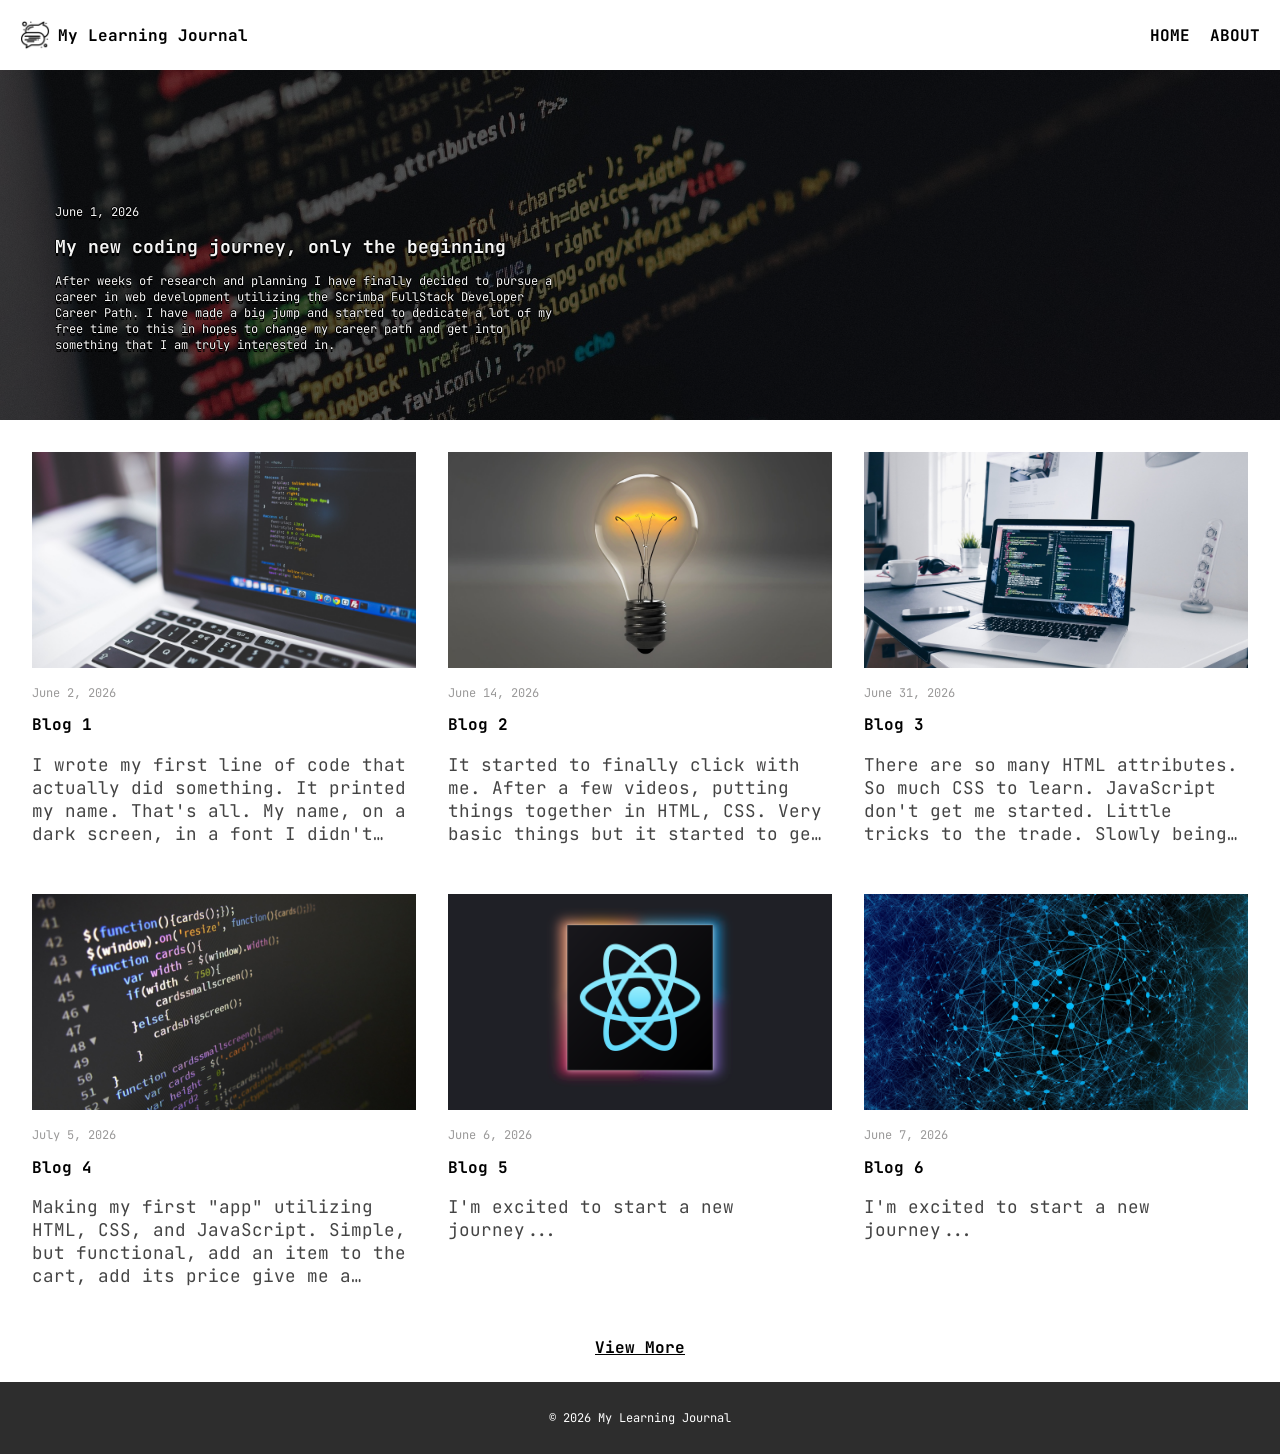
<file: index.html>
<!DOCTYPE html>

<html lang="en">
<head>
    <title>My Learning Journal</title>
    <link rel="stylesheet" href="css/style.css">
    <meta name="viewport" content="width=device-width, initial-scale=1.0">
    <link rel="preconnect" href="https://fonts.googleapis.com">
    <link rel="preconnect" href="https://fonts.gstatic.com" crossorigin>
    <link href="https://fonts.googleapis.com/css2?family=JetBrains+Mono:ital,wght@0,100..800;1,100..800&display=swap" rel="stylesheet">
</head>
<body>
<header>
    <a href="index.html" class="logo-link">
    <p><img src="./images/logo-icon.png" class="logo" alt="two text bubbles"> My Learning Journal</p>
    </a>
    <nav>
        <a href="index.html">Home</a>
        <a href="about.html">About</a>
    </nav>
</header>
<section class="hero">
    <img src="./images/hero-img.png" class="hero-img" alt="program showing code in the image">
    <div class="hero-text">
        <p>June 1, 2026</p>
        <h1>My new coding journey, only the beginning</h1>
        <p>
            After weeks of research and planning I have finally decided to pursue a career in web development utilizing
            the Scrimba FullStack Developer Career Path. I have made a big jump and started to dedicate a lot of my free
            time to this in hopes to change my career path and get into something that I am truly interested in.
        </p>
    </div>
</section>
<section class="recent-posts">
    <article class="article-card">
        <a href="post.html" class="article-link">
        <img src="./images/recent-posts-1.png" class="recent-posts-img" alt="">
        <p class="article-date">June 2, 2026</p>
        <h2>Blog 1</h2>
        <p class="article-text">
            I wrote my first line of code that actually did something.
            It printed my name. That's all. My name, on a dark screen, in a font I didn't choose.
            But this began a journey I did not know I would be so invested in. So much to learn and all the time to learn it.
        </p>
        </a>
    </article>
    <article class="article-card">
        <a href="post.html" class="article-link">
        <img src="./images/recent-posts-2.png" class="recent-posts-img" alt="">
        <p class="article-date">June 14, 2026</p>
        <h2>Blog 2</h2>
        <p class="article-text">
            It started to finally click with me. After a few videos, putting things together in HTML,
            CSS. Very basic things but it started to get me more and more invested. The more I created and manipulated something
            to my liking, fixing the structure. HTML + CSS and then all of a sudden JavaScript, I can make buttons actually do things,
            very basic things right now but wow am I enjoying it.</p>
        </a>
    </article>
    <article class="article-card">
        <a href="post.html" class="article-link">
        <img src="./images/recent-posts-3.png" class="recent-posts-img" alt="">
        <p class="article-date">June 31, 2026</p>
        <h2>Blog 3</h2>
        <p class="article-text">
            There are so many HTML attributes. So much CSS to learn. JavaScript don't get me started. Little tricks to the trade.
            Slowly being absorbed, callbacks, functions, rendering HTML in place, DOM manipulation. There is so much but no matter
            difficulty or time it takes to learn I want to learn it more and learn it all.
        </p>
        </a>
    </article>
    <article class="article-card">
        <a href="post.html" class="article-link">
        <img src="./images/recent-posts-4.png" class="recent-posts-img" alt="">
        <p class="article-date">July 5, 2026</p>
        <h2>Blog 4</h2>
        <p class="article-text">
            Making my first "app" utilizing HTML, CSS, and JavaScript. Simple, but functional, add an item to the cart, add its price
            give me a total, allow me at remove and add quantity, show me a payment modal. This is where it finally clicked. That I
            was in direct charge of this creation. If it didn't work as intended it was my problem, my code, now debug it.
        </p>
        </a>
    </article>
    <article class="article-card">
        <a href="post.html" class="article-link">
        <img src="./images/recent-posts-5.png" class="recent-posts-img" alt="">
        <p class="article-date">June 6, 2026</p>
        <h2>Blog 5</h2>
        <p class="article-text">I'm excited to start a new journey...</p>
        </a>
    </article>
    <article class="article-card">
        <a href="post.html" class="article-link">
        <img src="./images/recent-posts-6.png" class="recent-posts-img" alt="">
        <p class="article-date">June 7, 2026</p>
        <h2>Blog 6</h2>
        <p class="article-text">I'm excited to start a new journey...</p>
        </a>
    </article>
</section>
<div class="view-more">
    <a href="#">View More</a>
</div>

<footer>
    <p>&copy; 2026 My Learning Journal</p>
</footer>
</body>
</html>
</file>
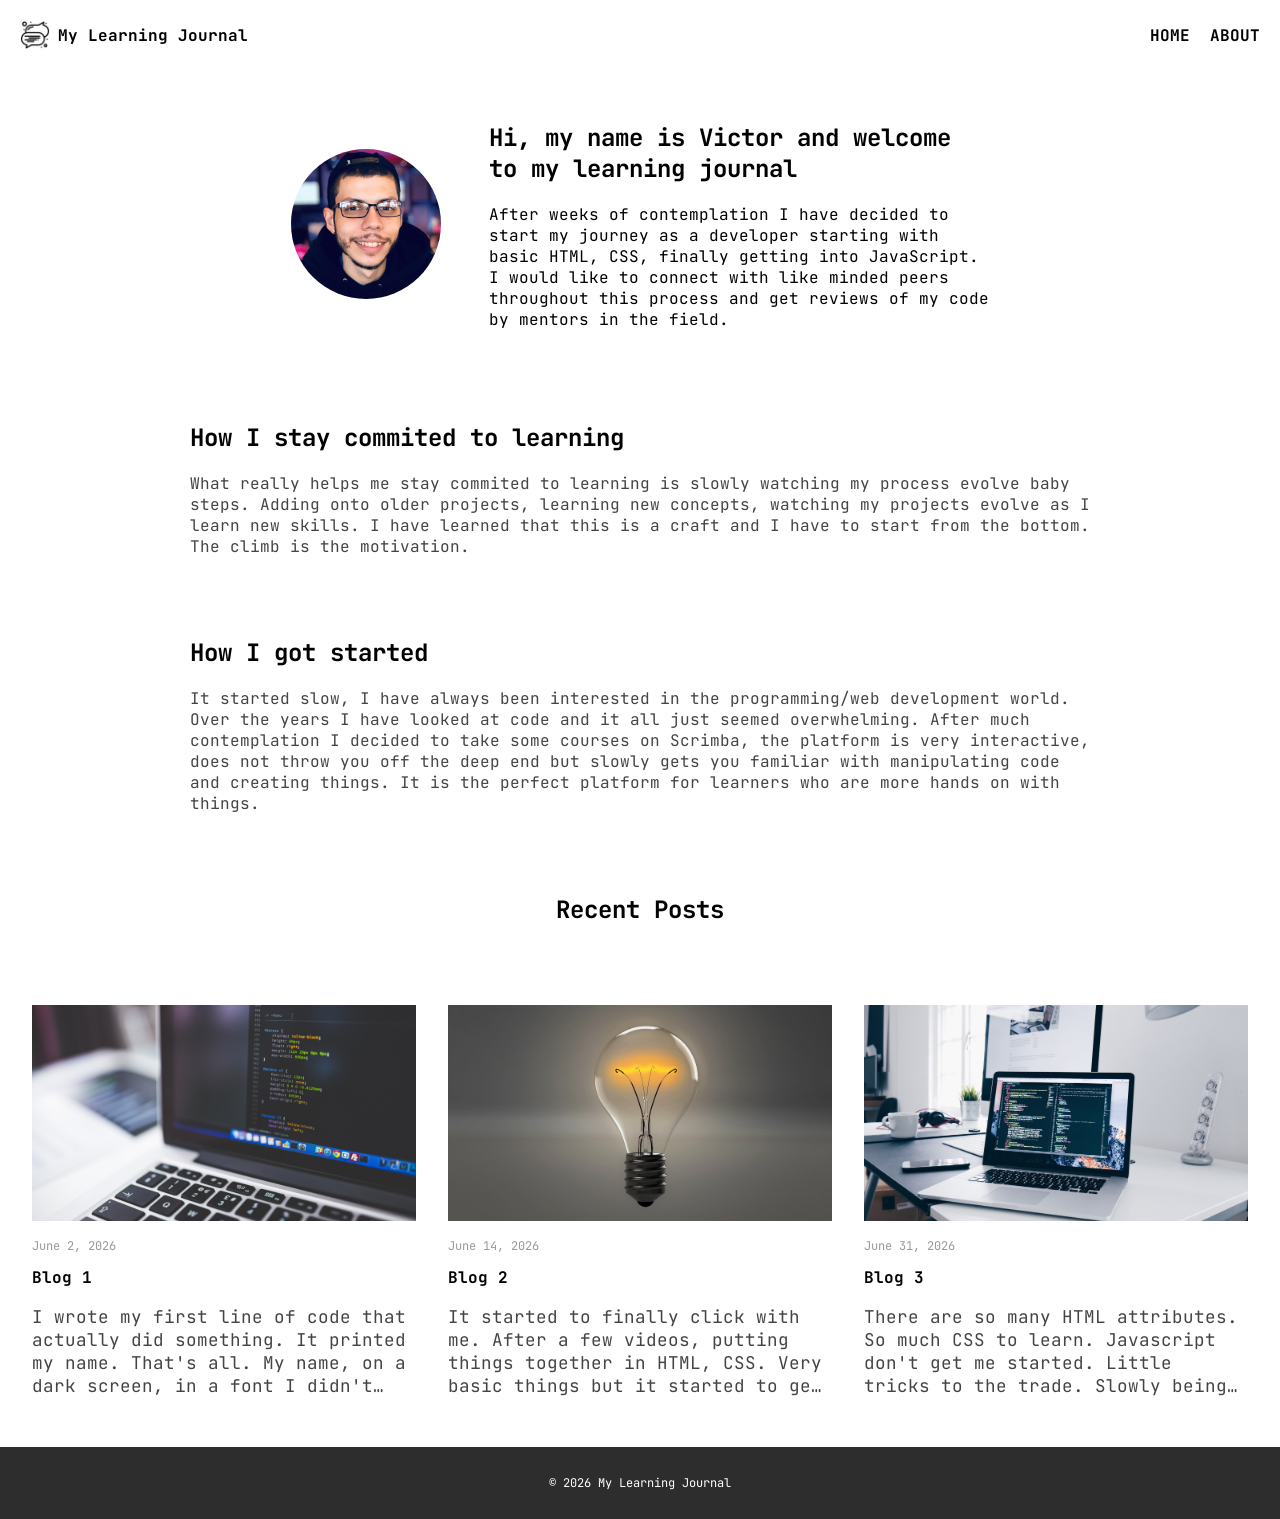
<file: about.html>
<!DOCTYPE html>

<html lang="en">
<head>
    <title>About me</title>
    <link rel="stylesheet" href="css/style.css">
    <meta name="viewport" content="width=device-width, initial-scale=1.0">
    <link rel="preconnect" href="https://fonts.googleapis.com">
    <link rel="preconnect" href="https://fonts.gstatic.com" crossorigin>
    <link href="https://fonts.googleapis.com/css2?family=JetBrains+Mono:ital,wght@0,100..800;1,100..800&display=swap" rel="stylesheet">
</head>
<body>
<header>
    <a href="index.html" class="logo-link">
        <p><img src="./images/logo-icon.png" class="logo" alt="two text bubbles"> My Learning Journal</p>
    </a>
    <nav>
        <a href="index.html">Home</a>
        <a href="about.html">About</a>
    </nav>
</header>
    <section class="about-me">
        <img src="./images/profile-pic.jpg" class="profile-pic" alt="my profile picture">
        <div class="about-me-text">
            <h1>Hi, my name is Victor and welcome to my learning journal</h1>
            <p>
                After weeks of contemplation I have decided to start my journey as a developer
                starting with basic HTML, CSS, finally getting into JavaScript. I would like to
                connect with like minded peers throughout this process and get reviews of my code
                by mentors in the field.
            </p>
        </div>
    </section>
    <section class="commited-statement">
        <h2>How I stay commited to learning</h2>
        <p>
            What really helps me stay commited to learning is slowly watching my process evolve
            baby steps. Adding onto older projects, learning new concepts, watching my projects
            evolve as I learn new skills. I have learned that this is a craft and I have to
            start from the bottom. The climb is the motivation.
        </p>
        <h2>How I got started</h2>
        <p>
            It started slow, I have always been interested in the programming/web development world.
            Over the years I have looked at code and it all just seemed overwhelming. After much contemplation
            I decided to take some courses on Scrimba, the platform is very interactive, does not throw you
            off the deep end but slowly gets you familiar with manipulating code and creating things.
            It is the perfect platform for learners who are more hands on with things.
        </p>
    </section>
        <h2 class="recent-posts-heading">Recent Posts</h2>
    <section class="recent-posts">
        <article class="article-card">
            <a href="post.html" class="article-link">
            <img src="./images/recent-posts-1.png" class="recent-posts-img" alt="">
            <p class="article-date">June 2, 2026</p>
            <h2>Blog 1</h2>
            <p class="article-text">
                I wrote my first line of code that actually did something.
                It printed my name. That's all. My name, on a dark screen, in a font I didn't choose.
                But this began a journey I did not know I would be so invested in. So much to learn and all the time to learn it.
            </p>
            </a>
        </article>
        <article class="article-card">
            <a href="post.html" class="article-link">
            <img src="./images/recent-posts-2.png" class="recent-posts-img" alt="">
            <p class="article-date">June 14, 2026</p>
            <h2>Blog 2</h2>
            <p class="article-text">
                It started to finally click with me. After a few videos, putting things together in HTML,
                CSS. Very basic things but it started to get me more and more invested. The more I created and manipulated something
                to my liking, fixing the structure. HTML + CSS and then all of a sudden JavaScript, I can make buttons actually do things,
                very basic things right now but wow am I enjoying it.</p>
            </a>
        </article>
        <article class="article-card">
            <a href="post.html" class="article-link">
            <img src="./images/recent-posts-3.png" class="recent-posts-img" alt="">
            <p class="article-date">June 31, 2026</p>
            <h2>Blog 3</h2>
            <p class="article-text">
                There are so many HTML attributes. So much CSS to learn. Javascript don't get me started. Little tricks to the trade.
                Slowly being absorbed, callbacks, functions, rendering HTML in place, DOM manipulation. There is so much but no matter
                difficulty or time it takes to learn I want to learn it more and learn it all.
            </p>
            </a>
        </article>
    </section>
<footer>
    <p>&copy; 2026 My Learning Journal</p>
</footer>
</body>
</html>
</file>
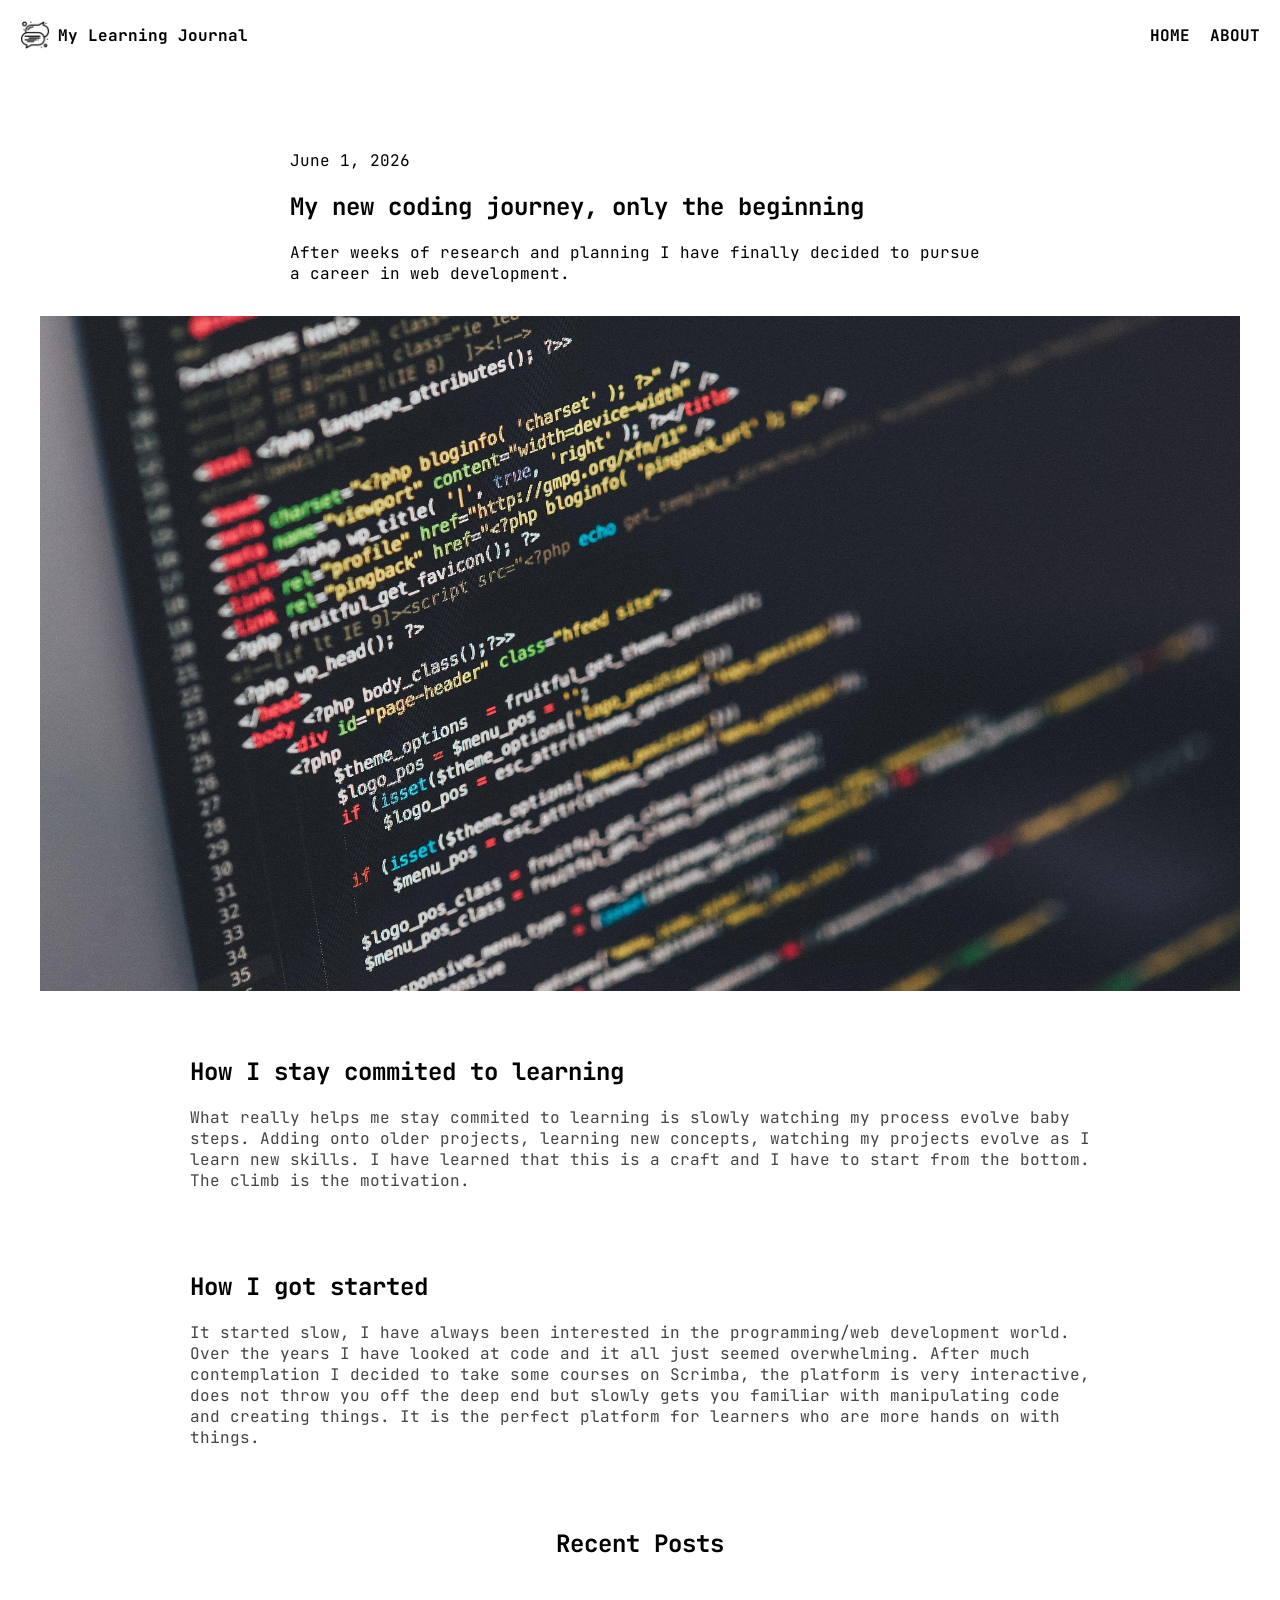
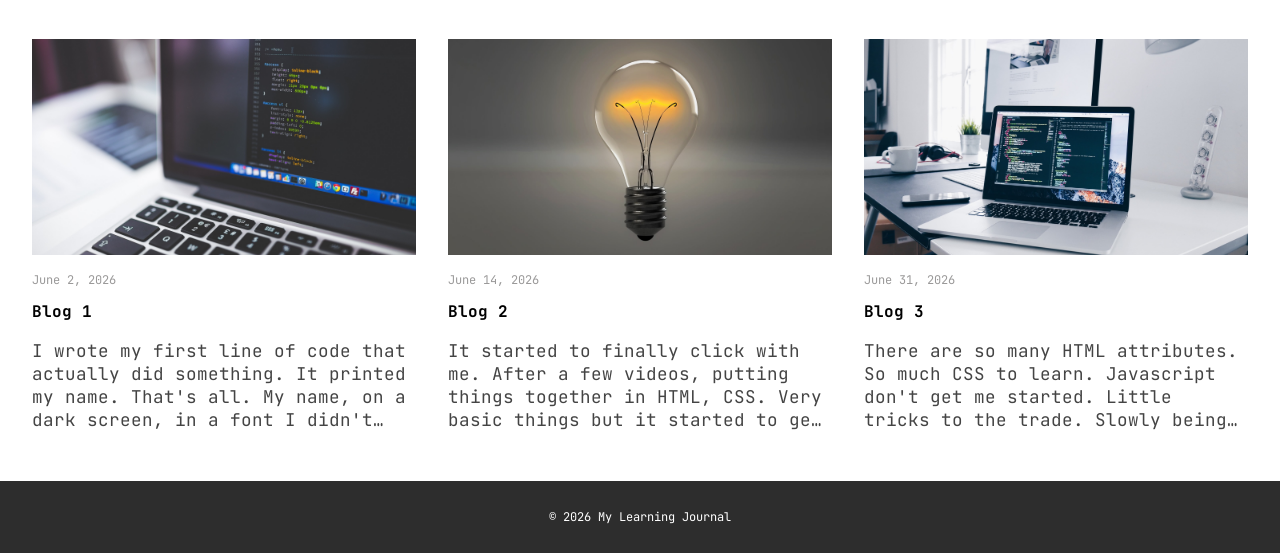
<file: post.html>
<!DOCTYPE html>

<html lang="en">
<head>
    <title>My Learning Journal</title>
    <link rel="stylesheet" href="css/style.css">
    <meta name="viewport" content="width=device-width, initial-scale=1.0">
    <link rel="preconnect" href="https://fonts.googleapis.com">
    <link rel="preconnect" href="https://fonts.gstatic.com" crossorigin>
    <link href="https://fonts.googleapis.com/css2?family=JetBrains+Mono:ital,wght@0,100..800;1,100..800&display=swap" rel="stylesheet">
</head>
<body>
<header>
    <a href="index.html" class="logo-link">
        <p><img src="./images/logo-icon.png" class="logo" alt="two text bubbles"> My Learning Journal</p>
    </a>
    <nav>
        <a href="index.html">Home</a>
        <a href="about.html">About</a>
    </nav>
</header>
 <section class="post-intro">
     <p>June 1, 2026</p>
     <h1>My new coding journey, only the beginning</h1>
     <p>After weeks of research and planning I have finally decided to pursue a career in web development.</p>
 </section>
    <div class="post-img-wrapper">
        <img src="./images/hero-img.png" class="post-img" alt="program showing code in the image">
    </div>
 <section class="commited-statement">
     <h2>How I stay commited to learning</h2>
     <p>
         What really helps me stay commited to learning is slowly watching my process evolve
         baby steps. Adding onto older projects, learning new concepts, watching my projects
         evolve as I learn new skills. I have learned that this is a craft and I have to
         start from the bottom. The climb is the motivation.
     </p>
     <h2>How I got started</h2>
     <p>
         It started slow, I have always been interested in the programming/web development world.
         Over the years I have looked at code and it all just seemed overwhelming. After much contemplation
         I decided to take some courses on Scrimba, the platform is very interactive, does not throw you
         off the deep end but slowly gets you familiar with manipulating code and creating things.
         It is the perfect platform for learners who are more hands on with things.
     </p>
 </section>
 <h2 class="recent-posts-heading">Recent Posts</h2>
 <section class="recent-posts">
     <article class="article-card">
         <a href="post.html" class="article-link">
         <img src="./images/recent-posts-1.png" class="recent-posts-img" alt="">
         <p class="article-date">June 2, 2026</p>
         <h2>Blog 1</h2>
         <p class="article-text">
             I wrote my first line of code that actually did something.
             It printed my name. That's all. My name, on a dark screen, in a font I didn't choose.
             But this began a journey I did not know I would be so invested in. So much to learn and all the time to learn it.
         </p>
         </a>
     </article>
     <article class="article-card">
         <a href="post.html" class="article-link">
         <img src="./images/recent-posts-2.png" class="recent-posts-img" alt="">
         <p class="article-date">June 14, 2026</p>
         <h2>Blog 2</h2>
         <p class="article-text">
             It started to finally click with me. After a few videos, putting things together in HTML,
             CSS. Very basic things but it started to get me more and more invested. The more I created and manipulated something
             to my liking, fixing the structure. HTML + CSS and then all of a sudden JavaScript, I can make buttons actually do things,
             very basic things right now but wow am I enjoying it.</p>
         </a>
     </article>
     <article class="article-card">
         <a href="post.html" class="article-link">
         <img src="./images/recent-posts-3.png" class="recent-posts-img" alt="">
         <p class="article-date">June 31, 2026</p>
         <h2>Blog 3</h2>
         <p class="article-text">
             There are so many HTML attributes. So much CSS to learn. Javascript don't get me started. Little tricks to the trade.
             Slowly being absorbed, callbacks, functions, rendering HTML in place, DOM manipulation. There is so much but no matter
             difficulty or time it takes to learn I want to learn it more and learn it all.
         </p>
         </a>
     </article>
 </section>
 <footer>
     <p>&copy; 2026 My Learning Journal</p>
 </footer>
</body>
</html>
</file>
<file: css/style.css>
/*Home Page*/

html,
body {
    margin: 0;
    padding: 0;
    font-family: "JetBrains Mono", monospace;
}

.logo {
    max-width: 30px;
}

header,
header p {
    display: flex;
    align-items: center;
    font-weight: bold;
}

header {
    justify-content: space-between;
    padding: 1.25em
}

header p {
    gap: 0.5em;
    margin: 0;
}

.logo-link {
    text-decoration: none;
    color: inherit;
}

.hero-img {
    max-width: 100%;
    filter: brightness(37%);
}

nav {
    display: flex;
    gap: 1.25em;
}

nav a {
    text-decoration: none;
    color: black;
    font-weight: bold;
    text-transform: uppercase;
}

.hero {
    position: relative;
    overflow: hidden;
}

.hero-text {
    color: whitesmoke;
    position: absolute;
    bottom: 1.25em;
    left: 1.25em;
    right: 1.25em;
    text-shadow: -1px 0 black, 0 3px black, 0 1px black, 0 -1px black;
    font-size: .75em;
}

.recent-posts {
    display: flex;
    flex-direction: column;
    gap: 2em;
    padding: 2em;
}

.recent-posts p {
    display: -webkit-box;
    -webkit-box-orient: vertical;
    -webkit-line-clamp: 4;
    text-overflow: ellipsis;
    overflow: hidden;
}

.recent-posts-img {
    width: 100%;
    aspect-ratio: 16/9;
    object-fit: cover;
}

.article-date {
    color: #9a9999;
    font-size: .75em;
}

.article-text {
    color: #444444;
    font-size: .75em;
}

.recent-posts h2 {
    font-size: 1em;
}

.article-card:nth-child(n+4) {
    display: none;
}

.view-more {
    display: flex;
    align-items: center;
    justify-content: center;
}

.view-more a {
    text-decoration: underline;
    color: black;
    font-weight: bold;
    padding-bottom: 1.5em;
}

footer {
    background-color: #2d2d2d;
    color: white;
    text-align: center;
    padding: 1em;
}

footer p {
    font-size: .75em;
}

.article-link {
    text-decoration: none;
    color: inherit;
    display: block;
}
/*About Me*/

.profile-pic {
    border-radius: 50%;
    max-width: 150px;
    display: block;
    margin: auto;
}

.about-me {
    padding: 2em;
    justify-content: center;
}

.about-me-text h1 {
    font-weight: bold;
    font-size: 1.5em;
}

.commited-statement {
    padding: 1.5em;
}

.commited-statement h2 {
    font-weight: bold;
}

.commited-statement p {
    color: #444444;
    margin-bottom: 5em;
}

.recent-posts-heading {
    text-align: center;
    margin-bottom: 2em;
}

.article-card {
    padding: 0em;
}

.article-text {
    font-size: 1.1em;
    display: -webkit-box;
    -webkit-box-orient: vertical;
    -webkit-line-clamp: 5;
    text-overflow: ellipsis;
    overflow: hidden;
}

/*Post Page*/

.post-intro {
    padding: 4em;
}
.post-img {
    max-width: 100%;
    aspect-ratio: 16/9;
}

.post-img-wrapper {
    padding: 1em;
}

/*Media Query*/

@media (min-width:500px) {
    .hero {
        height: 350px;
    }
    .hero-text {
        max-width: 500px;
        padding-left: 40px;
        padding-bottom: 40px;
    }
    .recent-posts {
        display: grid;
        grid-template-columns: repeat(3, 1fr);
        padding: 2em;
    }
    .article-card:nth-child(n+4) {
        display: block;
    }
    .about-me {
        display: flex;
        align-items: center;
        justify-content: center;
        gap: 3em;
    }
    .about-me-text {
        max-width: 500px;
    }
    .profile-pic {
        margin: 0;
    }
    .post-intro {
        max-width: 700px;
        margin: 0 auto;
        padding-bottom: 0em;
    }
    .commited-statement {
        max-width: 900px;
        margin: 0 auto;
        padding-bottom: 0em;
    }
    .post-img-wrapper {
        max-width: 1200px;
        margin: 0 auto;
    }
}
</file>
